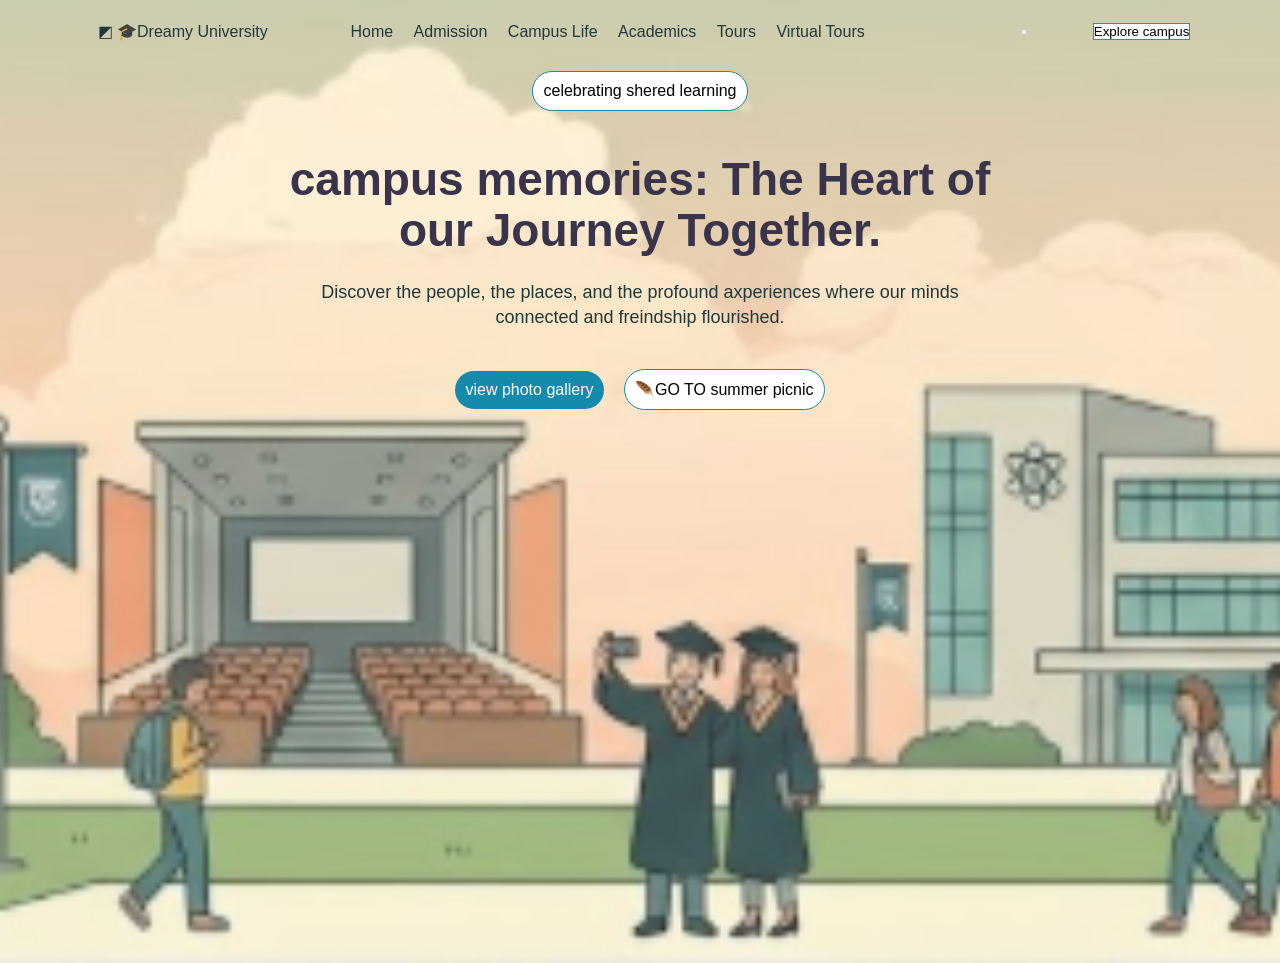
<file: index.html>
<!DOCTYPE html>
<html lang="en">
<head>
    <meta charset="UTF-8">
    <meta name="viewport" content="width=device-width, initial-scale=1.0">
    <title>Memories</title>
    <link rel="stylesheet" href="style.css">
</head>
<style>
    .hero {
        text-align:center;
    }
</style>
<body>
    <header class="navbar">
        <a href="index.html" class="logo">◩ 🎓Dreamy University</a>

        <nav>
            <div>
            <a href="index.html">Home</a>
            <a href="admission.html">Admission</a>
            <a href="campus-life.html">Campus Life</a>
            <a href="academics.html">Academics</a>
            <a href="tours.html">Tours</a>
            <a href="virtual-tours.html">Virtual Tours</a> </div> 
        </nav>

        <a href="campus-life.html" class="nav-button"></a>
        
              <button class="top-btn" ><button
            style="background-color: white; color: #000000; border: 1px solid
            #4c8982;">Explore campus</button>
            
 
    
    </header>
    

    <section class="hero">
        <div class="hero-content"> 
            <button
            style="background-color: white; color: #000000; border: 1px solid
            #168aad;"> celebrating shered learning</button>
            


        
           <h1> campus memories: The Heart
            of our Journey Together.
        </h1>


        <p class="description">
            Discover the people, the places, and the profound axperiences
            where our minds connected and freindship flourished.
        </p>


        <button 
            style="background-color:#168aad; color: white; ">
        view photo gallery</button>
        <a href="picnic.html">
         <button id="btn"> 🪶GO TO summer picnic</button></a>
        </div>
    </section>

    
</body>
</html>
</file>
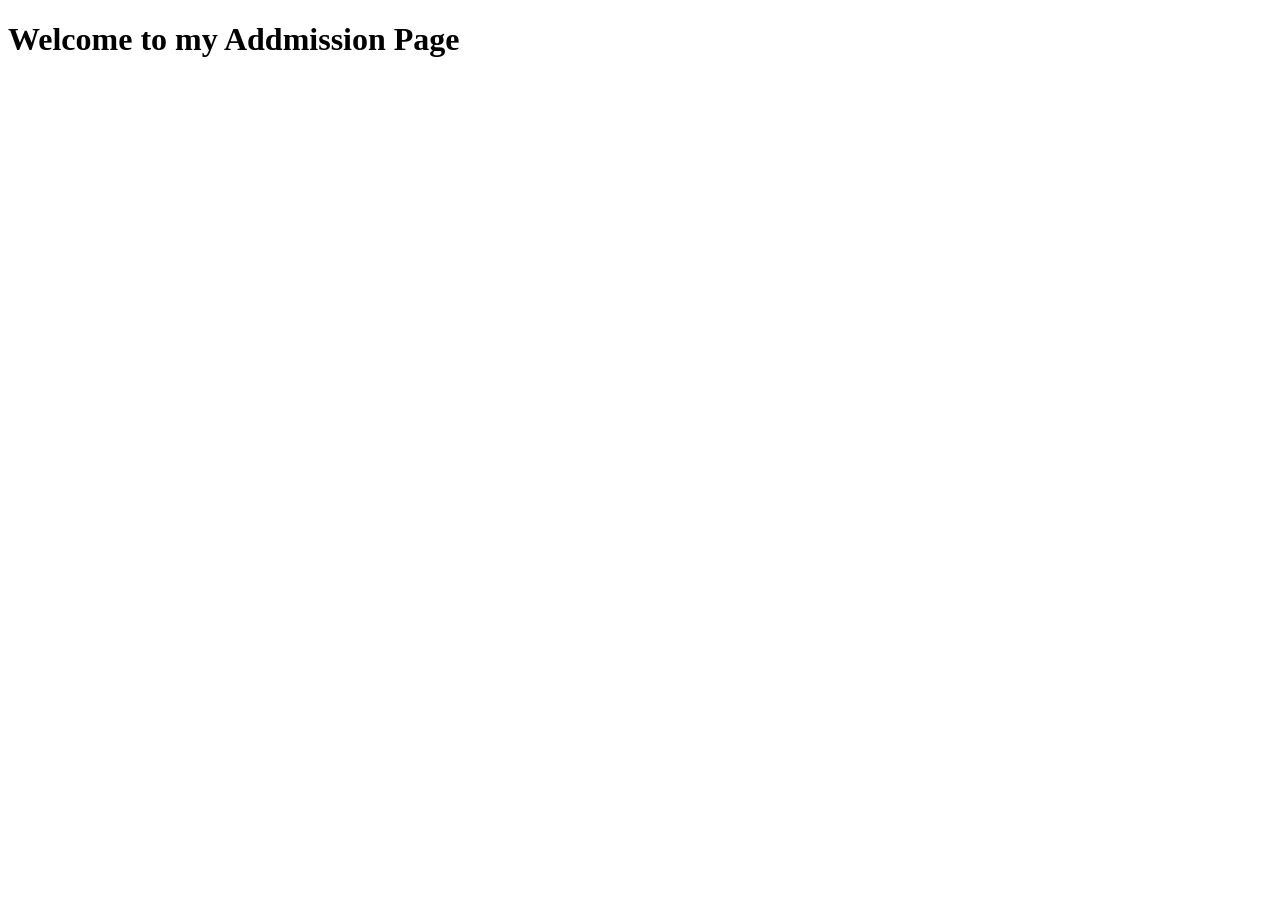
<file: admission.html>
<!DOCTYPE html>
<html lang="en">
<head>
    <meta charset="UTF-8">
    <meta name="viewport" content="width=device-width, initial-scale=1.0">
    <title>Admission Portal</title>
</head>
<body>
    <h1 style="color: black;">Welcome to my Addmission Page</h1>
</body>
</html>
</file>
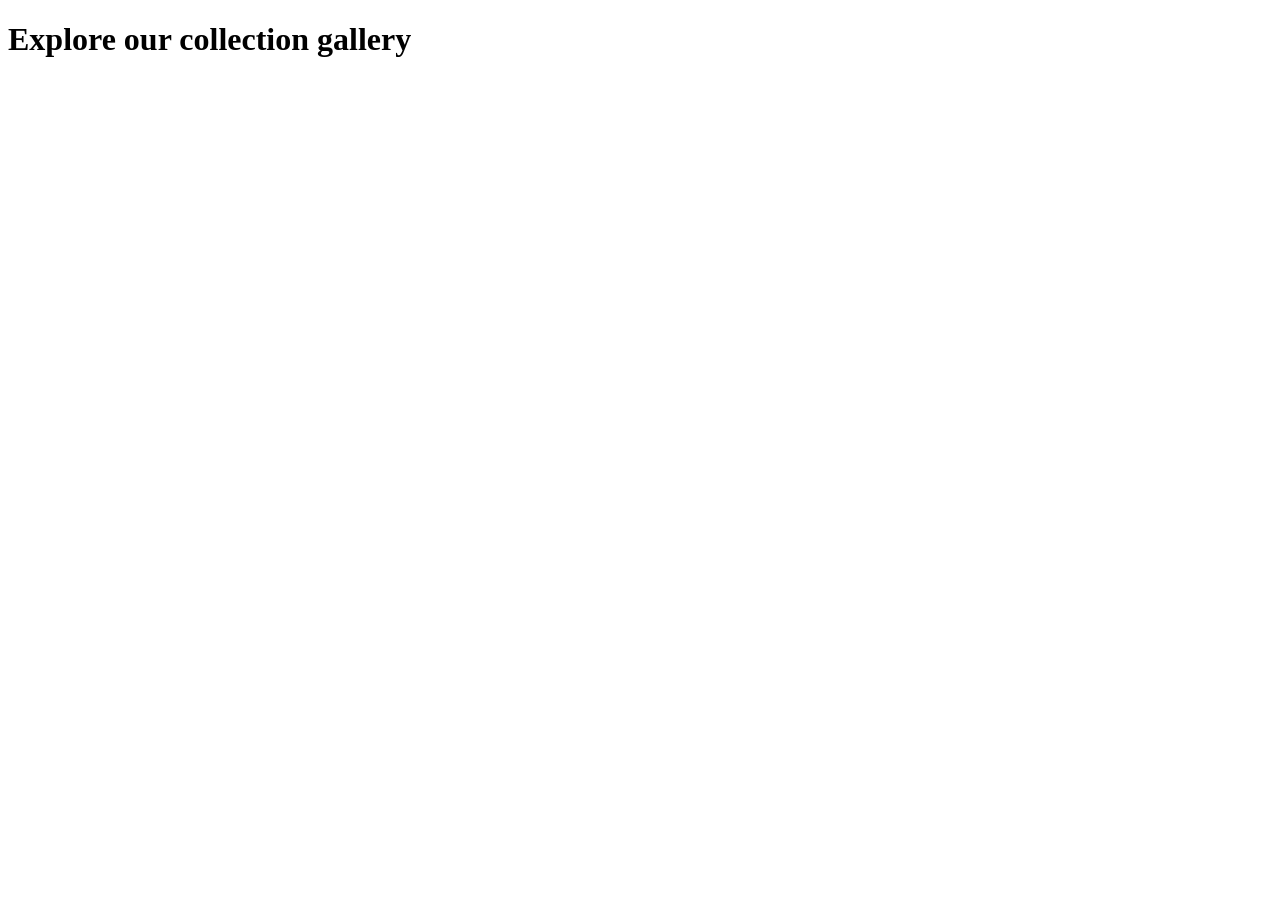
<file: gallery.html>
<!DOCTYPE html>
<html lang="en">
<head>
    <meta charset="UTF-8">
    <meta name="viewport" content="width=device-width, initial-scale=1.0">
    <title>view for gallery</title>
</head>
<body>
    <h1>Explore our collection gallery</h1>
</body>
</html>
</file>
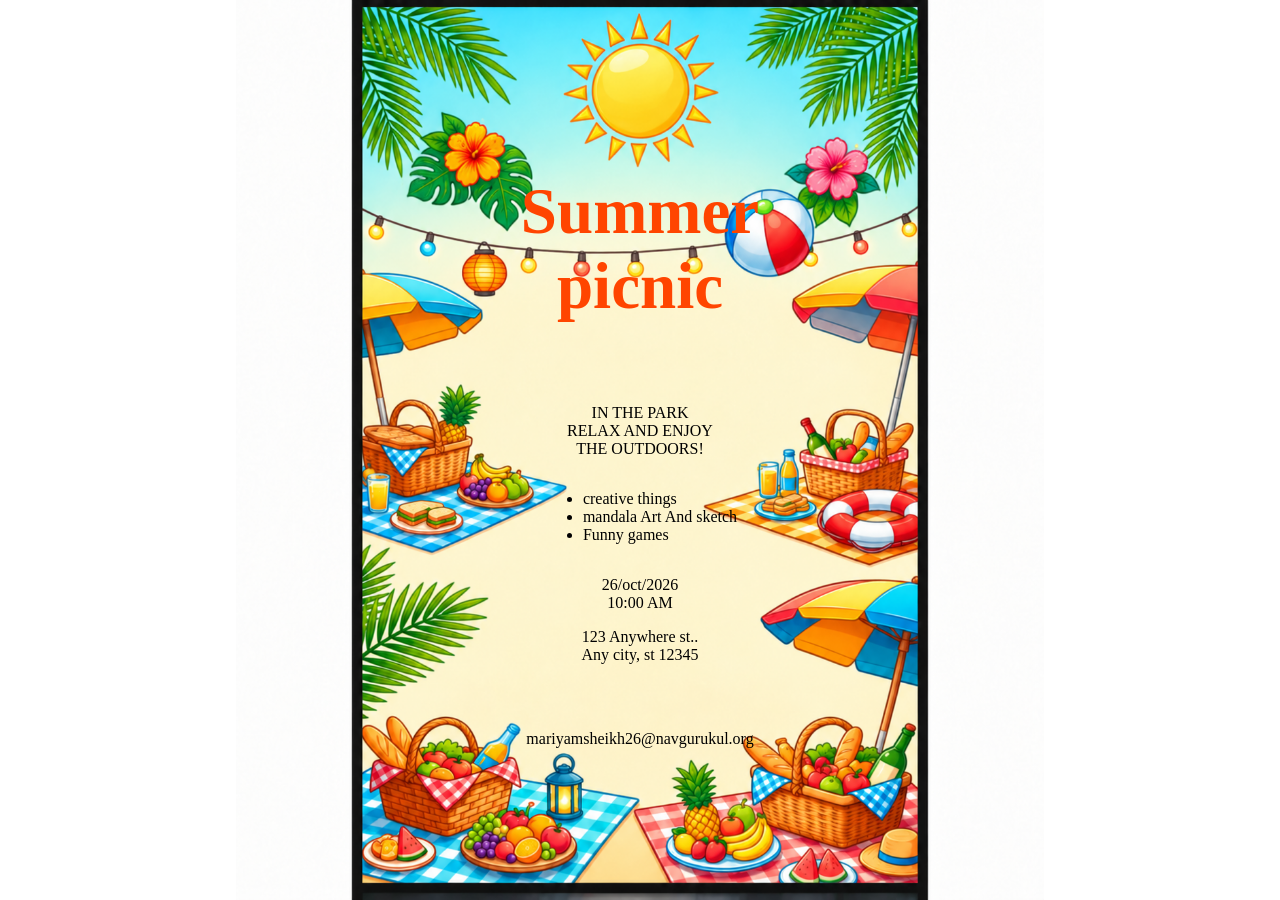
<file: picnic.html>
<!DOCTYPE html>
<html lang="en">
<head>
    <meta charset="UTF-8">
    <meta name="viewport" content="width=device-width, initial-scale=1.0">
    <title>picnic</title>
    <link rel="stylesheet" href="design.css">
</head>
<body>
    <br></br>
<div class="content">
    <h1>Summer <br>
        picnic</h1>


    <p>IN THE PARK<br>
    RELAX AND ENJOY<br>
    THE OUTDOORS!</p>

    <ul>
        <li>creative things</li>
        <li>mandala Art And sketch</li>
        <li>Funny games</li>
    </ul>



    <p  class=date-time">
        26/oct/2026<br>
        10:00 AM</p>
    
    <p>123 Anywhere st..<br>
     Any city, st 12345
    </p>

    <p class="email">
    <mail to>mariyamsheikh26@navgurukul.org</mail></p>
    </div>
</body>
</html>
</file>
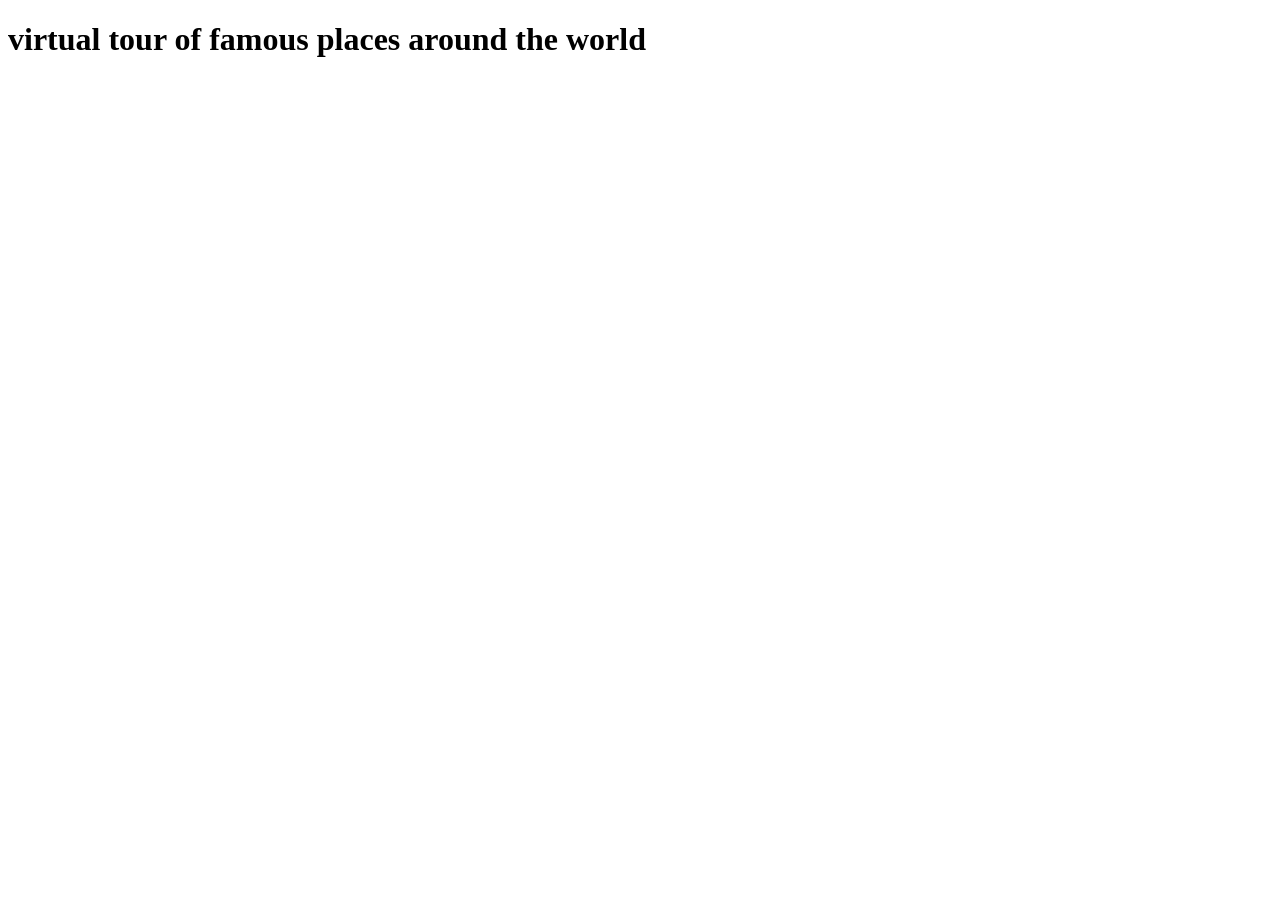
<file: virtual.html>
<!DOCTYPE html>
<html lang="en">
<head>
    <meta charset="UTF-8">
    <meta name="viewport" content="width=device-width, initial-scale=1.0">
    <title>virtual</title>
</head>
<body>
    <h1>virtual tour of famous places around the world</h1>
</body>
</html>
</file>
<file: style.css>
*{
    margin: 0;
    padding: 0;
    box-sizing: border-box;
}

body {
   background-image: url("campus.png");

    background-size: cover;
    background-position: center;
    background-repeat: no-repeat;
    font-family: Arial, sans-serif;
    color: #20383a;

.hero {
    min-height: 100vh;
    width: 100%;

    background-size: cover;
    background-position: center;
    background-repeat: no-repeat;
}
.navbar {
    display: flex;
    justify-content: space-between;
    align-items: center;
    padding: 22px 7%;
    
}

.navbar a {
    color: #20383a;
    text-decoration: none;
    margin: 0 8px;
}

.hero-content {
    text-align: center;
}

.hero-content h1 {
    font-size: 46px; 
    line-height: 1.1;
    margin: 35px auto 25px;
    max-width: 750px;
    color: #39334b;
}
}

.hero-content p {
    font-size: 18px; 
    line-height: 1.4;
    margin: 20px auto 30px;
    max-width: 650px;
}



.hero-content button {
    padding: 12px 28px;
    font-size: 16px;
    border: none;
    border-radius: 25px;
    background: #0000ff;
    color: white;
    margin-bottom: 10px;
    margin: 8px;
    cursor: pointer;
    padding: 10px;
}

#btn{
   margin-bottom: 30px;
    padding: 10px;
    background-color: white; 
    color: #000000;
    border: 1px solid#168aad;
}
</file>
<file: design.css>
body{
    background-image: url("picnic.png");
    background-size: contain ;
    background-position: center;
    background-repeat: no-repeat;
    background-attachment: fixed;


text-align: center;
font-family: georgia,serif;
color:black;
}

.picnic{
    background-color: rgba(0,0,0,0,5);
    padding: 50px;
    margin: 60px auto;
    max-width: 600px;
}
h1 {
    margin-top: 100px;
}



h1{
    color: orangered;
    font-size: 65px;
}

h2{
    font-size: 30px;

}

ul{
    display: inline-block;
    text-align:  left;

}

.footer{
    text-align: center;
}
.content {
    position: relative;
    top: 30px;
}
h1 {
    margin-bottom: 30px;
}

h1 ~ p,
h1 ~ ul {
    position: relative;
    top: 50px;
}
.date-time {
    position: relative;
    top: 50px;
}

.email {
    position: relative;
    top: 100px;
}
</file>
